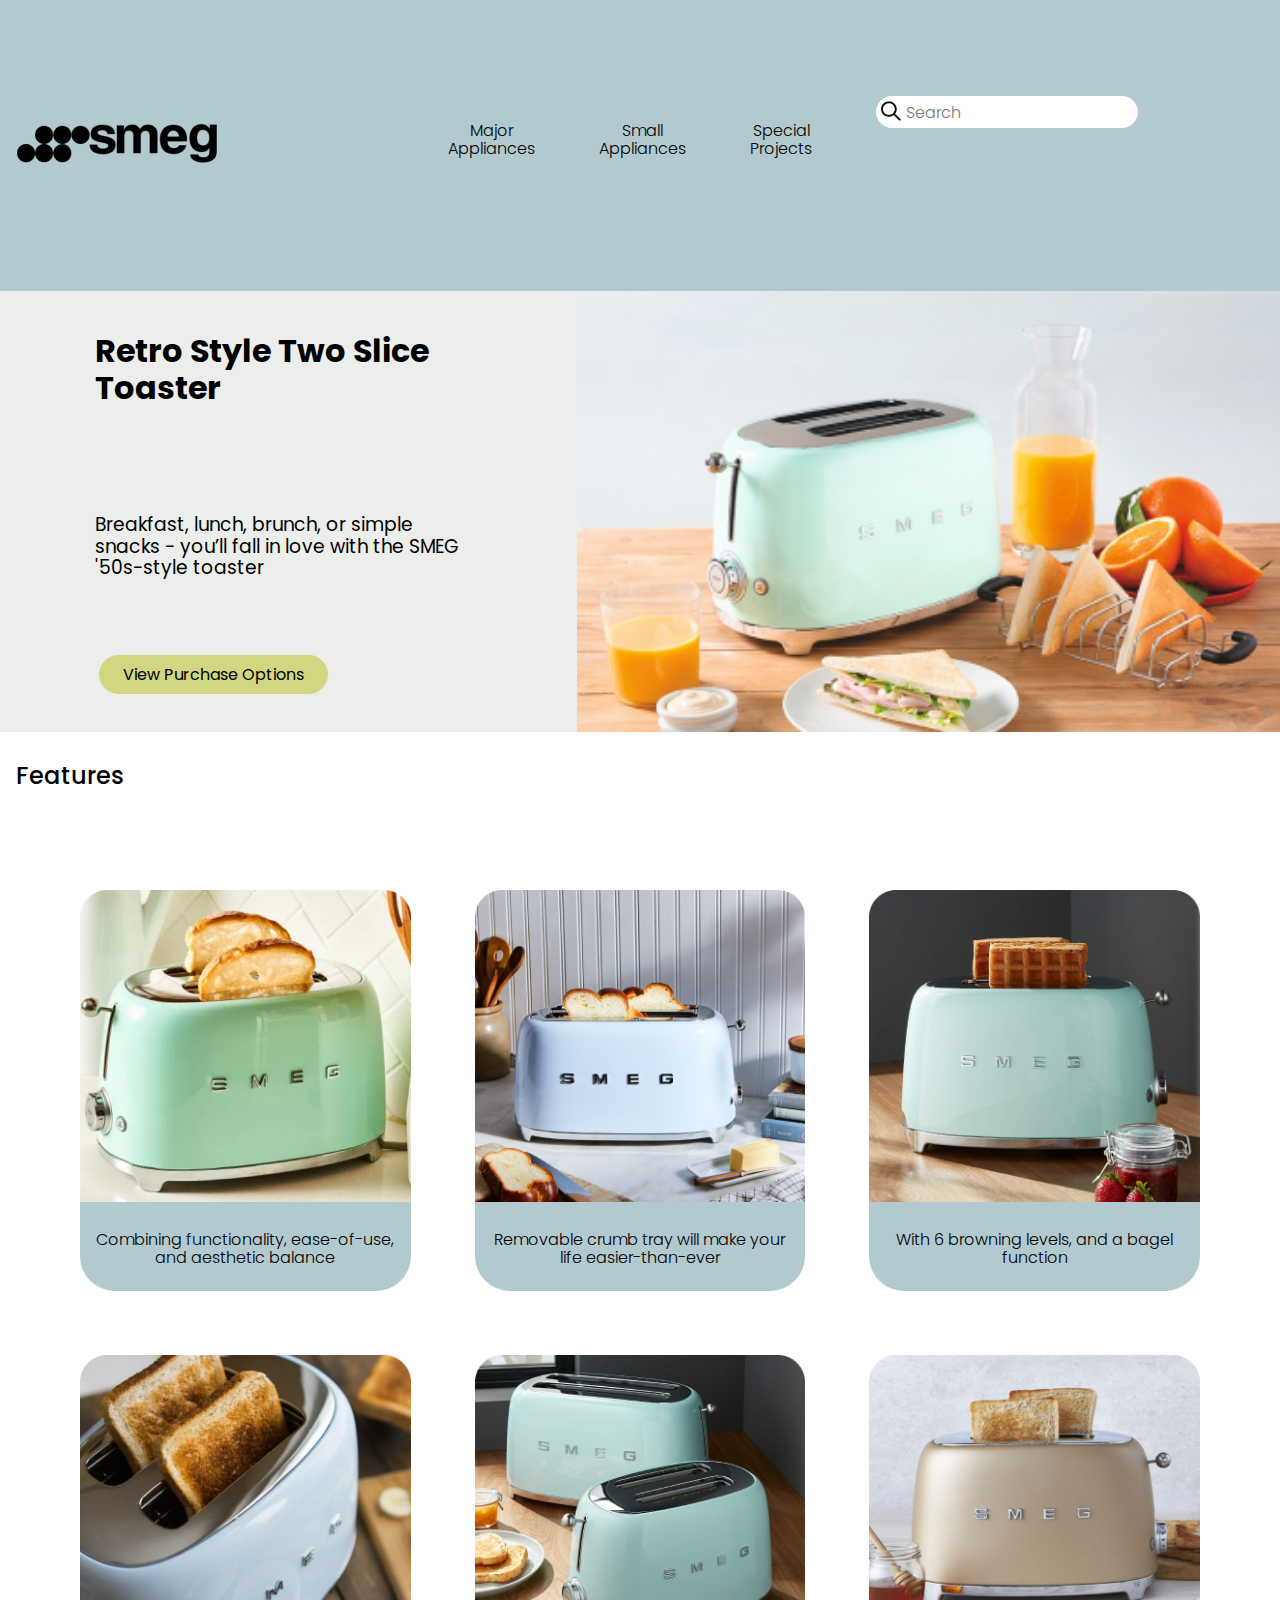
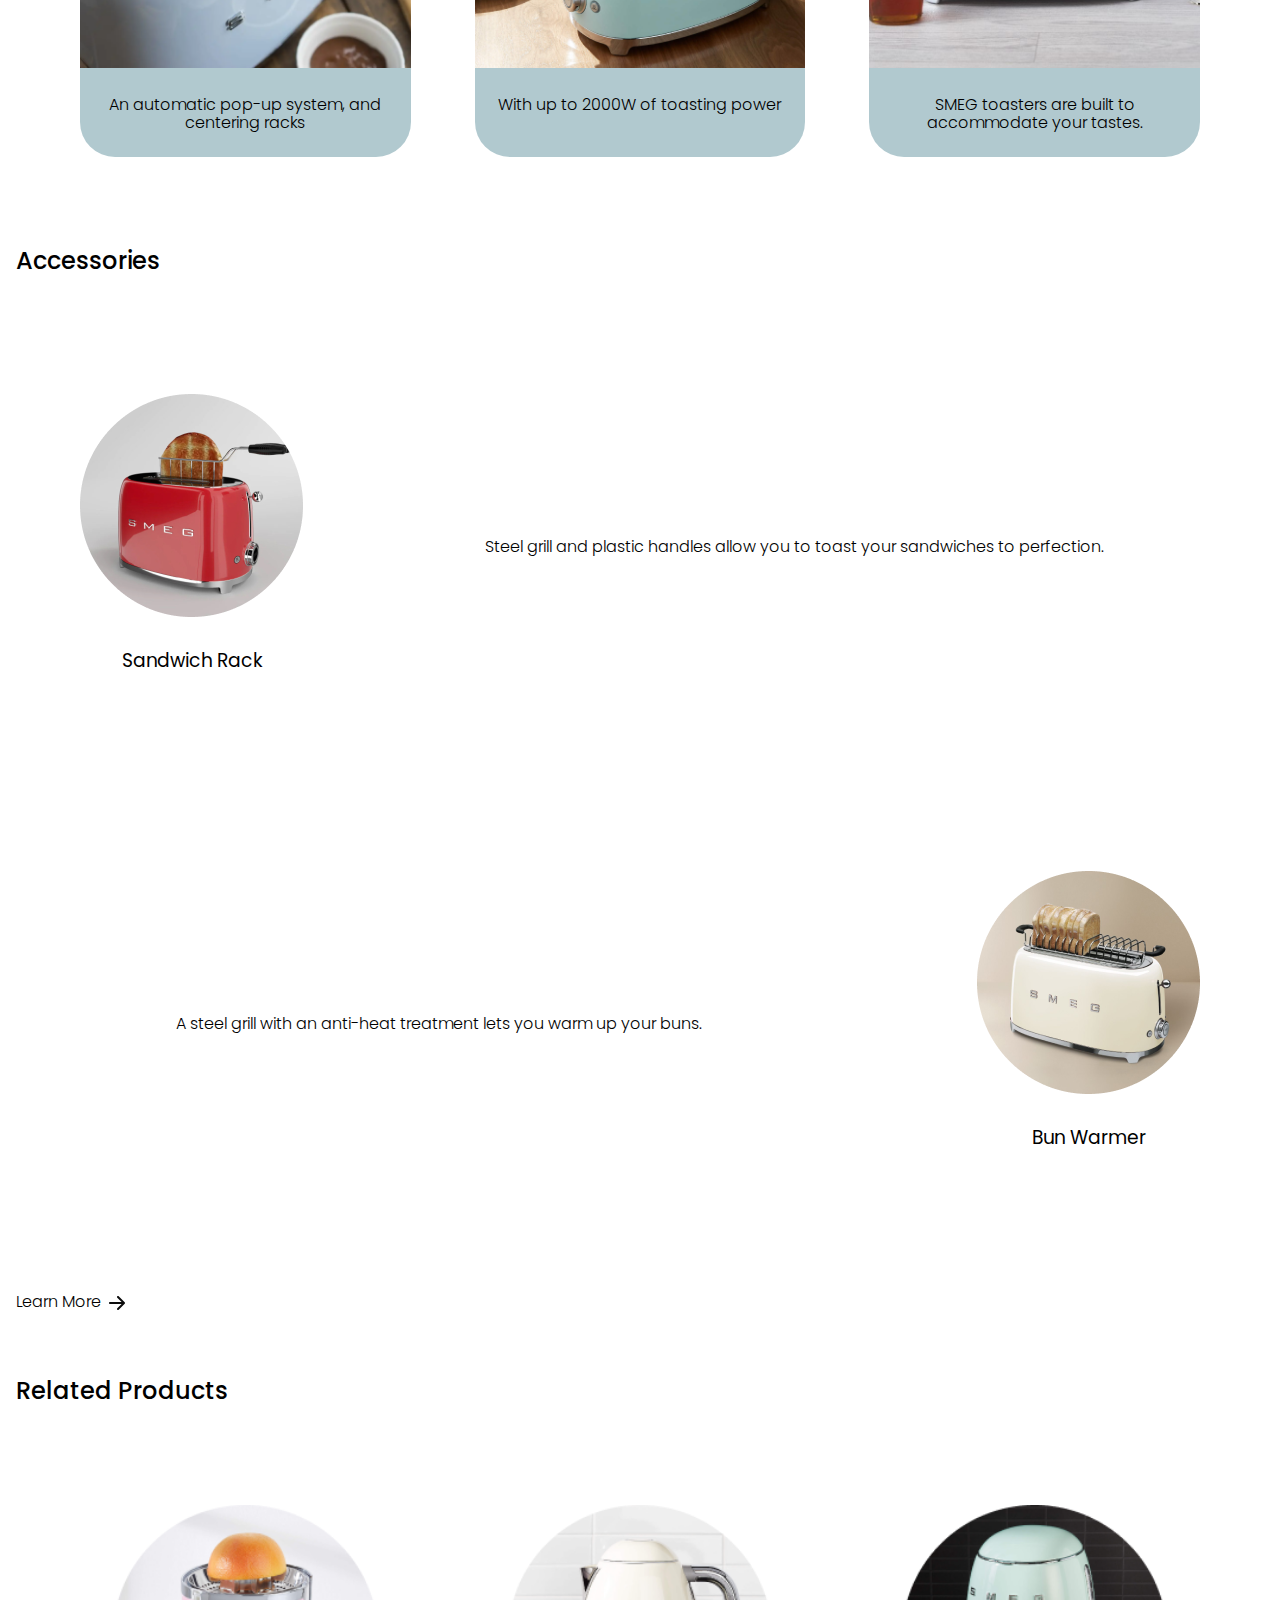
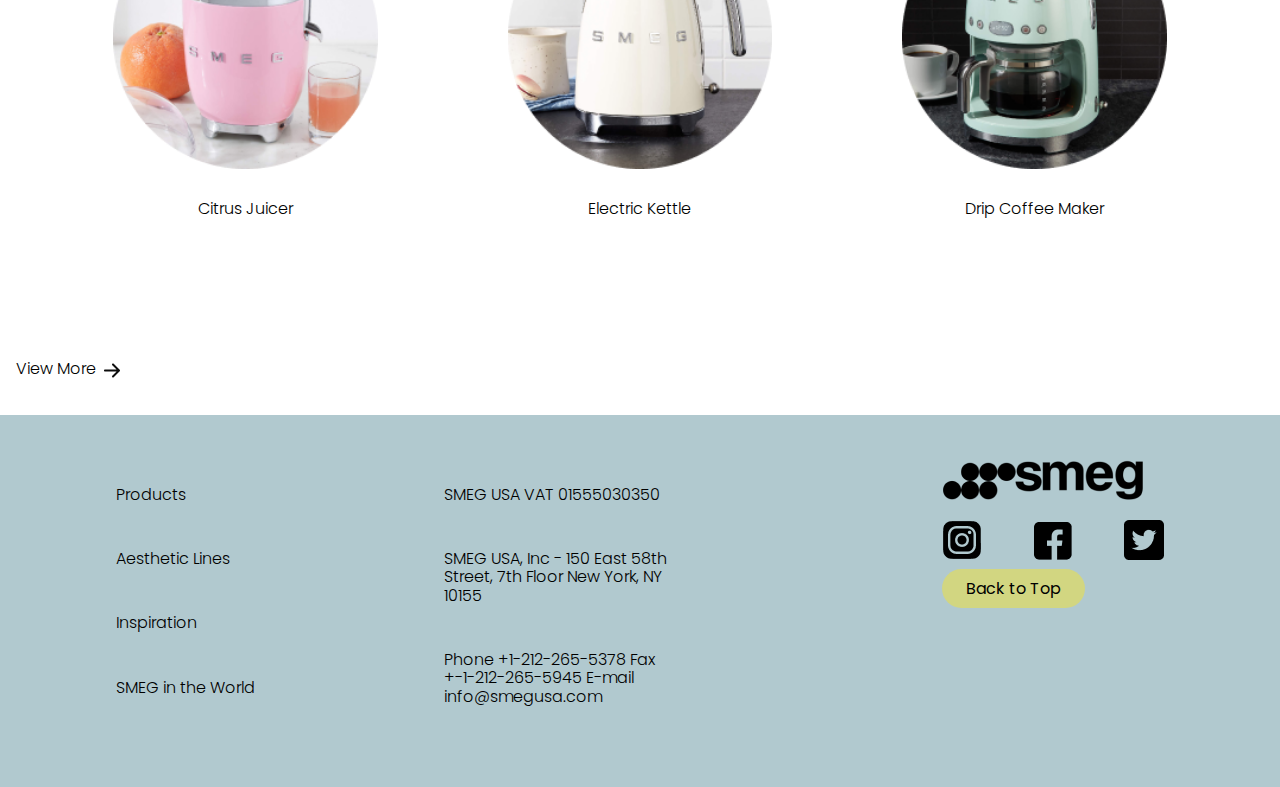
<file: deploy/index.html>
<!DOCTYPE html>
<html lang="en">
<head>
    <meta charset="UTF-8">
    <meta name="viewport" content="width=device-width, initial-scale=1.0">
    <meta http-equiv="X-UA-Compatible" content="ie=edge">
    <link rel="preconnect" href="https://fonts.googleapis.com">
    <link rel="preconnect" href="https://fonts.gstatic.com" crossorigin>
    <link href="https://fonts.googleapis.com/css2?family=Poppins:wght@400;500;700&display=swap" rel="stylesheet">
    <link rel="stylesheet" href="css/styles.css">
    <title>Starting Template</title>
</head>

<body>
    
    <header>
     
        <section id="burger-container">
            <div id="burger-btn">
                <div></div>
                <div></div>
                <div></div>
            </div>
        </section>
    
    
            <aside id="logo-container">
                <a href="#">
                    <img src= "img/logo.png" alt= "logo-img">
                </a>
            </aside>
            
    
    
    
        <nav id="main-menu">
            <ul>
                <li><a href="#"><p>Major Appliances</p></a></li>
                <li><a href="#"><p>Small Appliances</p></a></li>
                <li><a href="#"><p>Special Projects</p></a></li>
    
                <li class="searchbar">
                    <img src="img/search.svg" alt="searchicn">
                  
                   <input type="text" placeholder="Search">
                </li>
       
            </ul>
    
    
    
             
        </nav>
    
    </header>
    <section id="hero">
        
            <div class="heroText">
                <h1>Retro Style Two Slice Toaster</h1>
                <h3> Breakfast, lunch, brunch, or simple snacks - you’ll fall in love with the SMEG '50s-style toaster</h3>
           
                <div class="hero-btn">
                    <a href="checkout.html" class="btn">View Purchase Options</a>  
                </div>
            </div>
        
            <img src="img/SmegPhoto1.png" alt="hero image">
            
        </section>
    <section id="features">
            
                <h2>Features</h2>
            
                <ul>
                    <li>
                        <img src="img/gallery1.png" alt="gallery pic 1">
                        <p>Combining functionality, ease-of-use, and aesthetic balance</p>
                    </li>
            
                    <li>
                        <img src="img/gallery2.png" alt="gallery pic 2">
                        <p>Removable crumb tray will make your life easier-than-ever</p>
                    </li>
            
                    <li>
                        <img src="img/gallery3.png" alt="gallery pic 3">
                        <p>With 6 browning levels, and a bagel function</p>
                    </li>
            
                    <li>
                        <img src="img/gallery4.png" alt="gallery pic 4">
                        <p>An automatic pop-up system, and centering racks</p>
                    </li>
            
                    <li>
                        <img src="img/gallery5.png" alt="gallery pic 5">
                        <p>With up to 2000W of toasting power</p>
                    </li>
            
                    <li>
                        <img src="img/gallery6.png" alt="gallery pic 6">
                        <p>SMEG toasters are built to accommodate your tastes.</p>
                    </li>
            
                </ul>
            
            
            </section>
    <section id="accessories">
                
                    <h2>Accessories</h2>
                
                    <div class="accessory1">
                        <div>
                            <img src="img/accessory1.png" alt="accessory 1">
                            <h3>Sandwich Rack</h3>
                        </div>
                        <p>Steel grill and plastic handles allow you to toast your sandwiches to perfection.</p>
                    </div>
                
                    <div class="accessory2">
                        <p>A steel grill with an anti-heat treatment lets you warm up your buns.</p>
                        <div>
                            <img src="img/accessory2.png" alt="accessory 1">
                            <h3>Bun Warmer</h3>
                        </div>
                    </div>
                
                
                  <div class="view-more">
                      <a href="#"><p>Learn More</p></a>
                      <img src="img/arrow.svg" alt="arrow icon">
                    
                  </div>
                
                </section>
    <section id="relatedProduct">
                      
                     <h2>Related Products</h2>
                    
                        <ul>
                    
                            <li>
                                <img src="img/juicer.png" alt="juicer pic">
                                <p>Citrus Juicer</p>
                            </li>
                    
                            <li>
                                <img src="img/kettle.png" alt="kettle pic">
                                <p>Electric Kettle</p>
                            </li>
                    
                            <li>
                                <img src="img/coffeepot.png" alt="coffee pot pic">
                                <p>Drip Coffee Maker</p>
                            </li>
                    
                        </ul>
                    
                    
                        <div class="view">
                            <a href="#"><p>View More</p></a>
                            <img src="img/arrow.svg" alt="arrow icon">
                        </div>
                    
                    </section>
                    
                    
                    
    <footer>
                            
                            <section id="footer-1">
                               <div>
                                 <p>Products</p>
                                 <p>Aesthetic Lines</p>
                                 <p>Inspiration</p>
                                 <p>SMEG in the World</p>
                               </div>
                            </section>
                        
                            <section id="footer-2">
                                <div>
                                    <p>SMEG USA VAT 01555030350</p>
                                    <p>SMEG USA, Inc - 150 East 58th Street, 7th Floor New York, NY 10155</p>
                                    <p>Phone +1-212-265-5378 Fax +-1-212-265-5945 E-mail info@smegusa.com</p>
                                </div>
                            </section>
                        
                            <section id="footer-3">
                                <img src="img/logo.png" alt="logo">
                                <img src="img/SocialMediaIcons.png" alt="social icons">
                        
                                <div id="top-button">
                                    <a href="#top"class="btn">Back to Top</a>
                                </div>
                                
                            </section>
                        
                            
                        
                        </footer>
    

    <script src="js/scripts-min.js"></script>
    
</body>

</html>
</file>
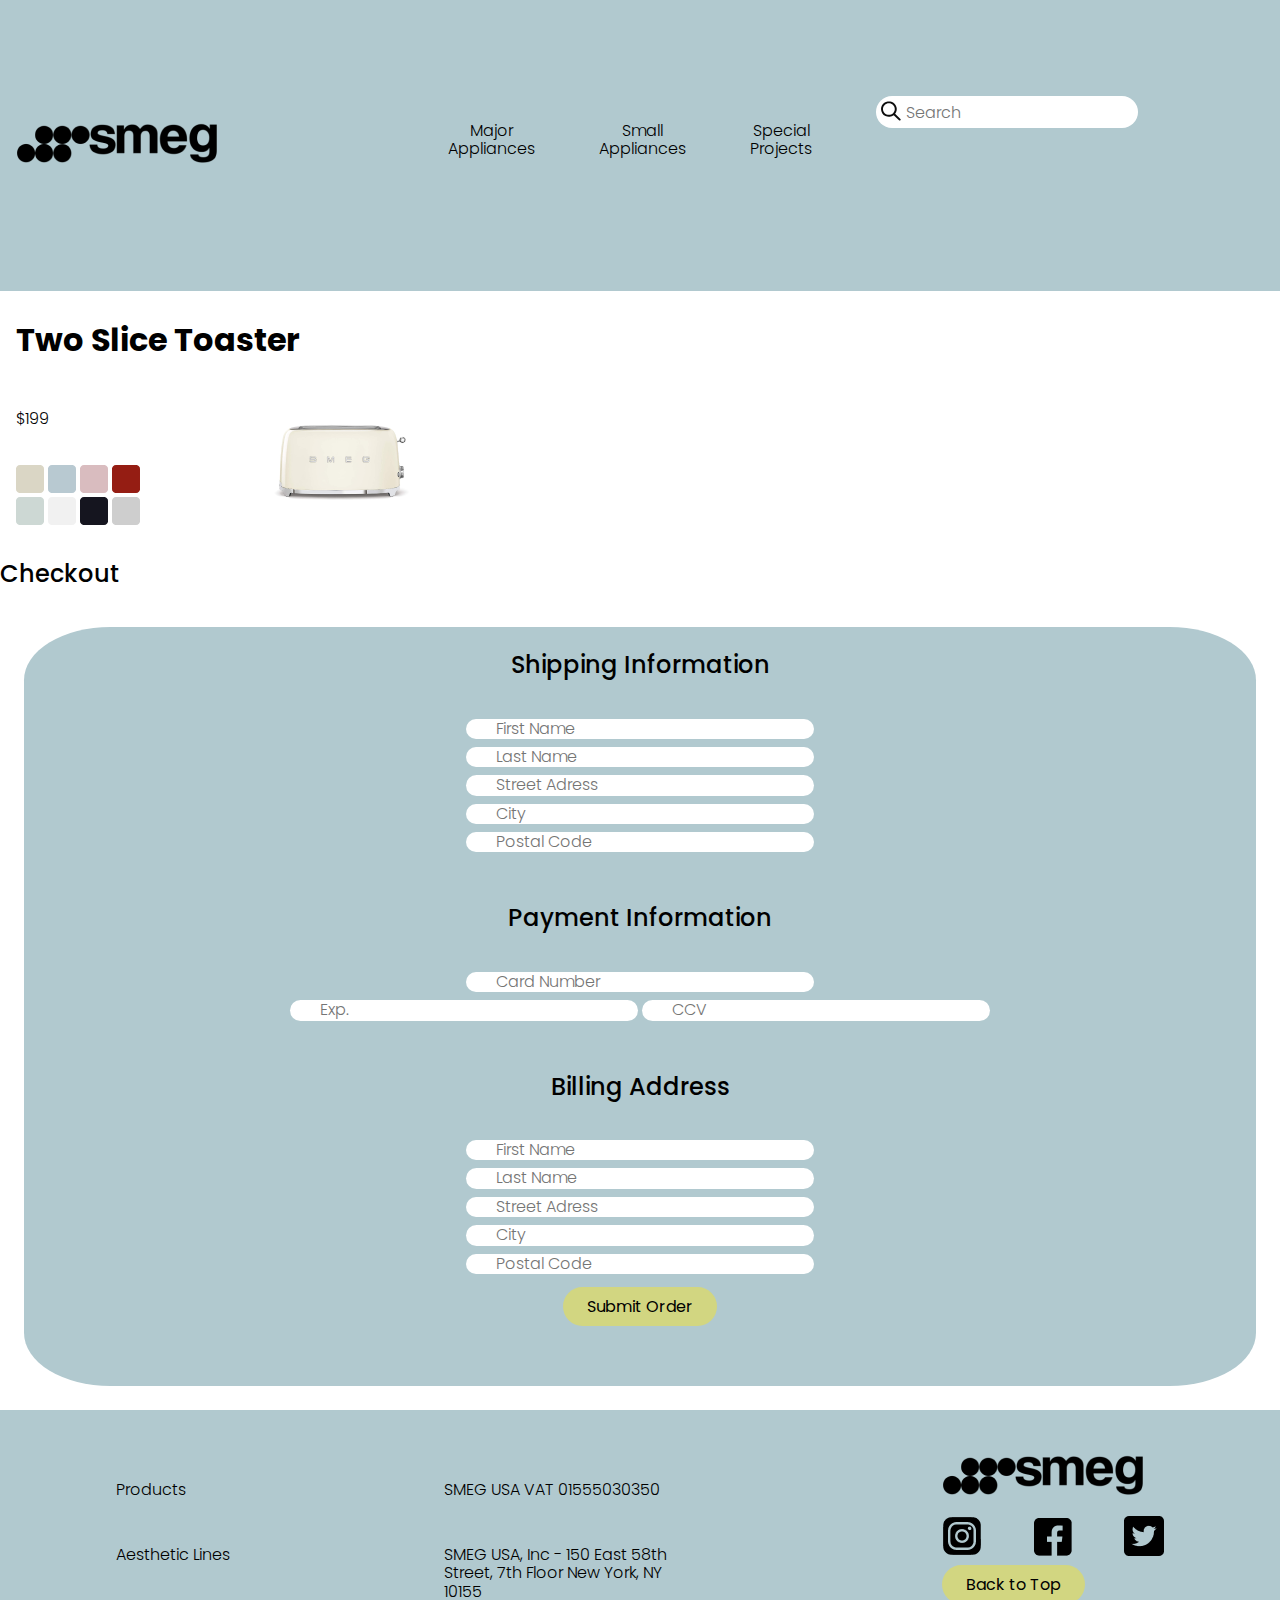
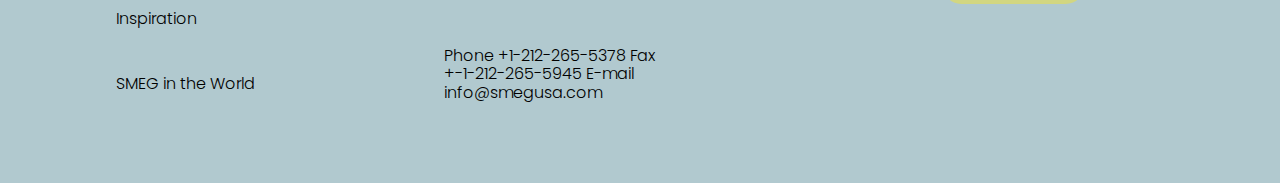
<file: deploy/checkout.html>
<!DOCTYPE html>
<html lang="en">
<head>
    <meta charset="UTF-8">
    <meta name="viewport" content="width=device-width, initial-scale=1.0">
    <meta http-equiv="X-UA-Compatible" content="ie=edge">
    <link rel="preconnect" href="https://fonts.googleapis.com">
    <link rel="preconnect" href="https://fonts.gstatic.com" crossorigin>
    <link href="https://fonts.googleapis.com/css2?family=Poppins:wght@400;500;700&display=swap" rel="stylesheet">
    <link rel="stylesheet" href="css/styles.css">
    <title>Starting Template</title>
</head>

<body>
    
    <header>
     
        <section id="burger-container">
            <div id="burger-btn">
                <div></div>
                <div></div>
                <div></div>
            </div>
        </section>
    
    
            <aside id="logo-container">
                <a href="#">
                    <img src= "img/logo.png" alt= "logo-img">
                </a>
            </aside>
            
    
    
    
        <nav id="main-menu">
            <ul>
                <li><a href="#"><p>Major Appliances</p></a></li>
                <li><a href="#"><p>Small Appliances</p></a></li>
                <li><a href="#"><p>Special Projects</p></a></li>
    
                <li class="searchbar">
                    <img src="img/search.svg" alt="searchicn">
                  
                   <input type="text" placeholder="Search">
                </li>
       
            </ul>
    
    
    
             
        </nav>
    
    </header>
    
        <section id="hero-space">
            <h1>Two Slice Toaster</h1>
            <p>$199</p>
        
        
        <div id="colors">
           
            <div class="color-row1">
                 
                
                    <img src="img/color1.png" alt="color1">
                
               
                 
                    <img src="img/color2.png" alt="color2">
                
               
               
                    <img src="img/color3.png" alt="color3">
                
              
               
                    <img src="img/color4.png" alt="color4">
              
            </div>
            
           <div id="color-row2">
             
                 <img src="img/color5.png" alt="colo5">
             
            
             
                 <img src="img/color6.png" alt="color6">
             
             
             
                 <img src="img/color7.png" alt="color7">
             
          
             
                 <img src="img/color8.png" alt="color8">
             
           </div>
        
          <div id="toast">
             <img src="img/toasterpic.png" alt="toaster pic">
          </div>
        
                
        </div>
        
        
        
        </section>
        
        
        
        
        
        
        
    <section id="checkout">
            
                <h2>Checkout</h2>
            
                <form id="checkoutfields">
                    <h2>Shipping Information</h2>
                    <div>
                        <input type="text" placeholder="First Name">
                    </div>
                    <div>
                        <input type="text" placeholder="Last Name">
                    </div>
                    <div>
                        <input type="text" placeholder="Street Adress">
                    </div>
                    <div>
                        <input type="text" placeholder="City">
                    </div>
                    <div>
                        <input type="text" placeholder="Postal Code">
                    </div>
                
                    <h2>Payment Information</h2>
                    <div>
                        <input type="text" placeholder="Card Number">
                    </div>
            
                    <div id="card-info">
                        <input type="text" placeholder="Exp.">
                        <input type="text" placeholder="CCV">
                    </div>
                
                    <h2>Billing Address</h2>
                    <div>
                        <input type="text" placeholder="First Name">
                    </div>
                    <div>
                        <input type="text" placeholder="Last Name">
                    </div>
                    <div>
                        <input type="text" placeholder="Street Adress">
                    </div>
                    <div>
                        <input type="text" placeholder="City">
                    </div>
                    <div id="post">
                        <input type="text" placeholder="Postal Code">
                    </div>
            
                    
                      <div class="button">
                          <a href="thankyou.html" class="btn">Submit Order</a>
                      </div>
                    
                
                </form>
                
                
                
                </section>
            
            
            
            
            
            
            
            
            
            
            
            
            
            
            
            
            
            
            
            
            
            
            
            
            
    <footer>
                    
                    <section id="footer-1">
                       <div>
                         <p>Products</p>
                         <p>Aesthetic Lines</p>
                         <p>Inspiration</p>
                         <p>SMEG in the World</p>
                       </div>
                    </section>
                
                    <section id="footer-2">
                        <div>
                            <p>SMEG USA VAT 01555030350</p>
                            <p>SMEG USA, Inc - 150 East 58th Street, 7th Floor New York, NY 10155</p>
                            <p>Phone +1-212-265-5378 Fax +-1-212-265-5945 E-mail info@smegusa.com</p>
                        </div>
                    </section>
                
                    <section id="footer-3">
                        <img src="img/logo.png" alt="logo">
                        <img src="img/SocialMediaIcons.png" alt="social icons">
                
                        <div id="top-button">
                            <a href="#top"class="btn">Back to Top</a>
                        </div>
                        
                    </section>
                
                    
                
                </footer>
    <script src="js/scripts-min.js"></script>
    
</body>

</html>
</file>
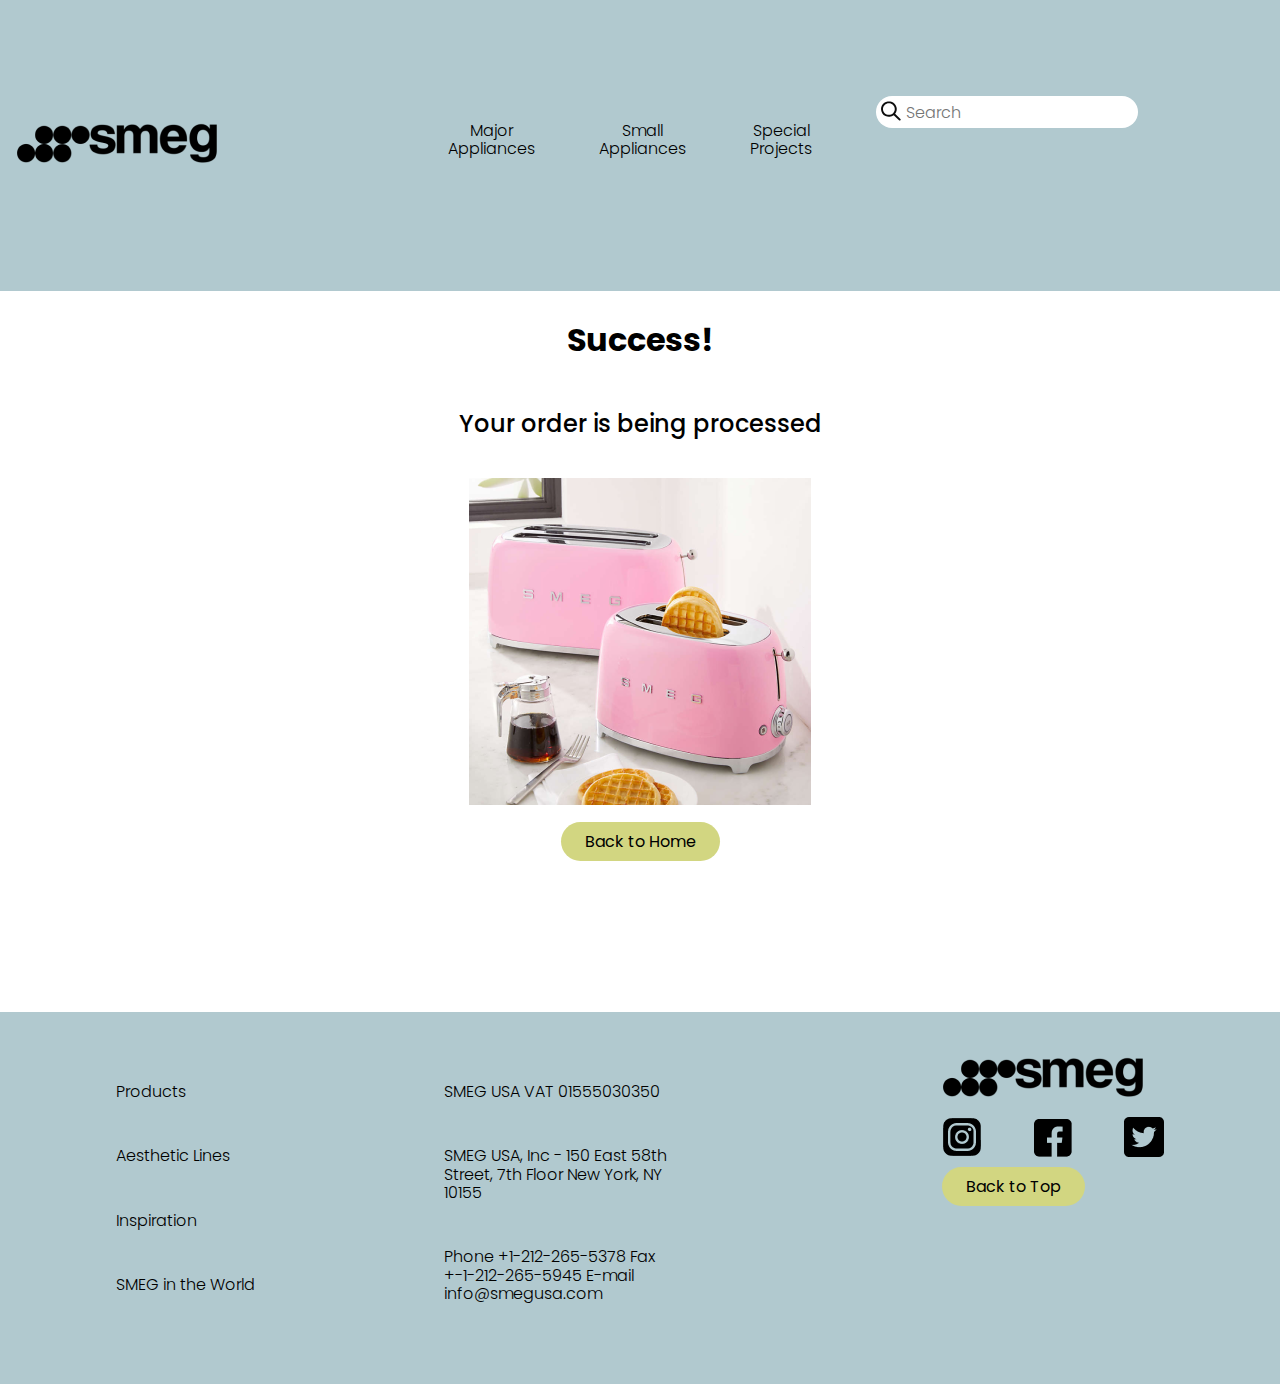
<file: deploy/thankyou.html>
<!DOCTYPE html>
<html lang="en">
<head>
    <meta charset="UTF-8">
    <meta name="viewport" content="width=device-width, initial-scale=1.0">
    <meta http-equiv="X-UA-Compatible" content="ie=edge">
    <link rel="preconnect" href="https://fonts.googleapis.com">
    <link rel="preconnect" href="https://fonts.gstatic.com" crossorigin>
    <link href="https://fonts.googleapis.com/css2?family=Poppins:wght@400;500;700&display=swap" rel="stylesheet">
    <link rel="stylesheet" href="css/styles.css">
    <title>Starting Template</title>
</head>

<body>
    
    <header>
     
        <section id="burger-container">
            <div id="burger-btn">
                <div></div>
                <div></div>
                <div></div>
            </div>
        </section>
    
    
            <aside id="logo-container">
                <a href="#">
                    <img src= "img/logo.png" alt= "logo-img">
                </a>
            </aside>
            
    
    
    
        <nav id="main-menu">
            <ul>
                <li><a href="#"><p>Major Appliances</p></a></li>
                <li><a href="#"><p>Small Appliances</p></a></li>
                <li><a href="#"><p>Special Projects</p></a></li>
    
                <li class="searchbar">
                    <img src="img/search.svg" alt="searchicn">
                  
                   <input type="text" placeholder="Search">
                </li>
       
            </ul>
    
    
    
             
        </nav>
    
    </header>
    <section id="thankyou">
        
            <h1>Success!</h1>
            <h2>Your order is being processed</h2>
        
        
            <img src="img/smegpink.png" alt="pink toaster photo">
        
            <div class="thankyou-btn">
                <a href="index.html" class="btn">Back to Home</a>  
            </div>
            
            </section>
    <footer>
                
                <section id="footer-1">
                   <div>
                     <p>Products</p>
                     <p>Aesthetic Lines</p>
                     <p>Inspiration</p>
                     <p>SMEG in the World</p>
                   </div>
                </section>
            
                <section id="footer-2">
                    <div>
                        <p>SMEG USA VAT 01555030350</p>
                        <p>SMEG USA, Inc - 150 East 58th Street, 7th Floor New York, NY 10155</p>
                        <p>Phone +1-212-265-5378 Fax +-1-212-265-5945 E-mail info@smegusa.com</p>
                    </div>
                </section>
            
                <section id="footer-3">
                    <img src="img/logo.png" alt="logo">
                    <img src="img/SocialMediaIcons.png" alt="social icons">
            
                    <div id="top-button">
                        <a href="#top"class="btn">Back to Top</a>
                    </div>
                    
                </section>
            
                
            
            </footer>
    <script src="js/scripts-min.js"></script>
    
</body>

</html>
</file>
<file: deploy/css/styles.css>
/* =============
    Mixins
============= */
/* ---------------- Media Queries ---------------- */
/* =============
    Variables
============= */
:root {
  --black: #000000;
  --white: #ffffff;
}

/*! normalize.css v8.0.1 | MIT License | github.com/necolas/normalize.css */
/* Document
   ========================================================================== */
/**
 * 1. Correct the line height in all browsers.
 * 2. Prevent adjustments of font size after orientation changes in iOS.
 */
html {
  line-height: 1.15; /* 1 */
  -webkit-text-size-adjust: 100%; /* 2 */
}

/* Sections
   ========================================================================== */
/**
 * Remove the margin in all browsers.
 */
body {
  margin: 0;
}

/**
 * Render the `main` element consistently in IE.
 */
main {
  display: block;
}

/**
 * Correct the font size and margin on `h1` elements within `section` and
 * `article` contexts in Chrome, Firefox, and Safari.
 */
h1 {
  font-size: 2em;
  margin: 0.67em 0;
}

/* Grouping content
   ========================================================================== */
/**
 * 1. Add the correct box sizing in Firefox.
 * 2. Show the overflow in Edge and IE.
 */
hr {
  box-sizing: content-box; /* 1 */
  height: 0; /* 1 */
  overflow: visible; /* 2 */
}

/**
 * 1. Correct the inheritance and scaling of font size in all browsers.
 * 2. Correct the odd `em` font sizing in all browsers.
 */
pre {
  font-family: monospace, monospace; /* 1 */
  font-size: 1em; /* 2 */
}

/* Text-level semantics
   ========================================================================== */
/**
 * Remove the gray background on active links in IE 10.
 */
a {
  background-color: transparent;
}

/**
 * 1. Remove the bottom border in Chrome 57-
 * 2. Add the correct text decoration in Chrome, Edge, IE, Opera, and Safari.
 */
abbr[title] {
  border-bottom: none; /* 1 */
  text-decoration: underline; /* 2 */
  text-decoration: underline dotted; /* 2 */
}

/**
 * Add the correct font weight in Chrome, Edge, and Safari.
 */
b,
strong {
  font-weight: bolder;
}

/**
 * 1. Correct the inheritance and scaling of font size in all browsers.
 * 2. Correct the odd `em` font sizing in all browsers.
 */
code,
kbd,
samp {
  font-family: monospace, monospace; /* 1 */
  font-size: 1em; /* 2 */
}

/**
 * Add the correct font size in all browsers.
 */
small {
  font-size: 80%;
}

/**
 * Prevent `sub` and `sup` elements from affecting the line height in
 * all browsers.
 */
sub,
sup {
  font-size: 75%;
  line-height: 0;
  position: relative;
  vertical-align: baseline;
}

sub {
  bottom: -0.25em;
}

sup {
  top: -0.5em;
}

/* Embedded content
   ========================================================================== */
/**
 * Remove the border on images inside links in IE 10.
 */
img {
  border-style: none;
}

/* Forms
   ========================================================================== */
/**
 * 1. Change the font styles in all browsers.
 * 2. Remove the margin in Firefox and Safari.
 */
button,
input,
optgroup,
select,
textarea {
  font-family: inherit; /* 1 */
  font-size: 100%; /* 1 */
  line-height: 1.15; /* 1 */
  margin: 0; /* 2 */
}

/**
 * Show the overflow in IE.
 * 1. Show the overflow in Edge.
 */
button,
input { /* 1 */
  overflow: visible;
}

/**
 * Remove the inheritance of text transform in Edge, Firefox, and IE.
 * 1. Remove the inheritance of text transform in Firefox.
 */
button,
select { /* 1 */
  text-transform: none;
}

/**
 * Correct the inability to style clickable types in iOS and Safari.
 */
button,
[type=button],
[type=reset],
[type=submit] {
  -webkit-appearance: button;
}

/**
 * Remove the inner border and padding in Firefox.
 */
button::-moz-focus-inner,
[type=button]::-moz-focus-inner,
[type=reset]::-moz-focus-inner,
[type=submit]::-moz-focus-inner {
  border-style: none;
  padding: 0;
}

/**
 * Restore the focus styles unset by the previous rule.
 */
button:-moz-focusring,
[type=button]:-moz-focusring,
[type=reset]:-moz-focusring,
[type=submit]:-moz-focusring {
  outline: 1px dotted ButtonText;
}

/**
 * Correct the padding in Firefox.
 */
fieldset {
  padding: 0.35em 0.75em 0.625em;
}

/**
 * 1. Correct the text wrapping in Edge and IE.
 * 2. Correct the color inheritance from `fieldset` elements in IE.
 * 3. Remove the padding so developers are not caught out when they zero out
 *    `fieldset` elements in all browsers.
 */
legend {
  box-sizing: border-box; /* 1 */
  color: inherit; /* 2 */
  display: table; /* 1 */
  max-width: 100%; /* 1 */
  padding: 0; /* 3 */
  white-space: normal; /* 1 */
}

/**
 * Add the correct vertical alignment in Chrome, Firefox, and Opera.
 */
progress {
  vertical-align: baseline;
}

/**
 * Remove the default vertical scrollbar in IE 10+.
 */
textarea {
  overflow: auto;
}

/**
 * 1. Add the correct box sizing in IE 10.
 * 2. Remove the padding in IE 10.
 */
[type=checkbox],
[type=radio] {
  box-sizing: border-box; /* 1 */
  padding: 0; /* 2 */
}

/**
 * Correct the cursor style of increment and decrement buttons in Chrome.
 */
[type=number]::-webkit-inner-spin-button,
[type=number]::-webkit-outer-spin-button {
  height: auto;
}

/**
 * 1. Correct the odd appearance in Chrome and Safari.
 * 2. Correct the outline style in Safari.
 */
[type=search] {
  -webkit-appearance: textfield; /* 1 */
  outline-offset: -2px; /* 2 */
}

/**
 * Remove the inner padding in Chrome and Safari on macOS.
 */
[type=search]::-webkit-search-decoration {
  -webkit-appearance: none;
}

/**
 * 1. Correct the inability to style clickable types in iOS and Safari.
 * 2. Change font properties to `inherit` in Safari.
 */
::-webkit-file-upload-button {
  -webkit-appearance: button; /* 1 */
  font: inherit; /* 2 */
}

/* Interactive
   ========================================================================== */
/*
 * Add the correct display in Edge, IE 10+, and Firefox.
 */
details {
  display: block;
}

/*
 * Add the correct display in all browsers.
 */
summary {
  display: list-item;
}

/* Misc
   ========================================================================== */
/**
 * Add the correct display in IE 10+.
 */
template {
  display: none;
}

/**
 * Add the correct display in IE 10.
 */
[hidden] {
  display: none;
}

/* =============
    Base
============= */
* {
  scroll-behavior: smooth;
}

ul {
  list-style: none;
  padding: 0px;
  margin: 0px;
  display: grid;
  grid-template-columns: 1fr;
  gap: 64px;
  margin: 80px;
  text-align: center;
}
ul img {
  width: 100%;
}
@media (min-width: 1024px) {
  ul {
    grid-template-columns: 1fr 1fr 1fr;
  }
}

/* =============
    Typography
============= */
h1 {
  font-family: "Poppins", serif;
  font-weight: 700;
  padding: 10px 0px 20px;
  color: black;
}

h2 {
  font-family: "Poppins", serif;
  font-weight: 500;
  padding: 10px 0px 20px;
  color: black;
}

h3 {
  font-family: "Poppins", serif;
  font-weight: 400;
  padding: 10px 0px 20px;
  color: black;
}

p {
  font-family: "Poppins", serif;
  font-weight: 300;
  padding: 10px 0px 20px;
  color: black;
}

/* =============
    Buttons
============= */
a.btn {
  background-color: #D2D681;
  padding: 8px 24px;
  color: black;
  transition: 0.3s;
  text-decoration: none;
  border-radius: 20px;
  font-family: "Poppins", sans-serif;
}
a.btn:hover {
  background-color: #689976;
  transition: 0.3s;
  color: black;
}

/* =============
    Forms
============= */
[type=text], [type=password], [type=date], [type=datetime], [type=datetime-local], [type=month], [type=week], [type=email], [type=number], [type=search], [type=tel], [type=time], [type=url], [type=color], textarea {
  box-shadow: none;
}

[type=text]:focus, [type=password]:focus, [type=date]:focus, [type=datetime]:focus, [type=datetime-local]:focus, [type=month]:focus, [type=week]:focus, [type=email]:focus, [type=number]:focus, [type=search]:focus, [type=tel]:focus, [type=time]:focus, [type=url]:focus, [type=color]:focus, textarea:focus {
  box-shadow: none;
}

input[type=text],
input[type=email],
input[type=password],
textarea {
  -webkit-appearance: none;
}

/* =============
    Navigation
============= */
header {
  display: flex;
  background-color: #B1C9CF;
  align-items: center;
  padding-bottom: 16px;
  padding-left: 16px;
  padding-top: 16px;
  display: flex;
  align-items: center;
  justify-content: space-between;
}
header #logo-container img {
  padding-right: 150px;
}
header #burger-btn {
  display: flex;
  flex-direction: column;
  gap: 10px;
  position: relative;
}
header #burger-btn div {
  height: 5px;
  width: 40px;
  background-color: black;
}
header #burger-btn.open div {
  transition: 0.3s;
}
header #burger-btn.open div:first-child {
  transform: rotate(45deg);
  transform-origin: left bottom;
}
header #burger-btn.open div:nth-child(2) {
  opacity: 0;
}
header #burger-btn.open div:last-child {
  transform-origin: left top;
  transform: rotate(-45deg);
}
header #burger-container {
  display: block;
  position: relative;
  z-index: 3;
}
@media (min-width: 1024px) {
  header #burger-container {
    display: none;
  }
}
@media only screen and (max-width: 1024px) {
  header #main-menu {
    background-color: white;
    transition: 0.3s;
    height: 100vw;
    width: 80%;
    position: absolute;
    top: 0;
    left: -100%;
  }
  header #main-menu.show-menu {
    left: 0;
    transition: 0.3s;
  }
}
header #main-menu ul {
  display: flex;
  flex-direction: column;
  text-align: center;
  padding-right: 400px;
  justify-content: space-between;
}
header #main-menu ul li {
  border: none;
}
header #main-menu ul li a {
  text-decoration: none;
}
header #main-menu .searchbar {
  display: none;
}
@media (min-width: 1024px) {
  header #main-menu {
    display: flex;
    display: inline-flex;
    margin-left: auto;
  }
  header #main-menu ul {
    display: flex;
    flex-direction: row;
  }
  header #main-menu .searchbar {
    display: inline;
    position: relative;
  }
  header #main-menu .searchbar input {
    border: none;
    height: 30px;
    width: 230px;
    border-radius: 30px;
    padding-left: 30px;
    font-family: "Poppins", serif;
    font-weight: 300;
  }
  header #main-menu .searchbar img {
    width: 20px;
    position: absolute;
    left: 5px;
    top: 5px;
  }
}

/* =============
    Header
============= */
/* =============
    Footer
============= */
#hero {
  background-color: #ECEEEB;
}
#hero .heroText {
  display: grid;
  grid-template-columns: 1fr;
  text-align: center;
}
#hero .heroText h1 {
  margin-top: 32px;
  margin-left: 95px;
  margin-right: 95px;
}
#hero .heroText h3 {
  margin-left: 95px;
  margin-right: 95px;
  margin-top: 8px;
}
#hero img {
  margin-top: 24px;
  width: 100%;
}
#hero a.hero-btn {
  margin-top: 150px;
  margin-left: 18px;
}
@media (min-width: 1024px) {
  #hero {
    display: flex;
  }
  #hero h1 {
    text-align: left;
    margin-bottom: 10;
  }
  #hero h3 {
    text-align: left;
  }
  #hero a {
    margin-right: 150px;
    margin-bottom: 100px;
  }
  #hero img {
    margin-top: 0;
  }
}

#features h2 {
  padding-left: 16px;
}
#features li {
  background-color: #B1C9CF;
  border-radius: 35px;
}
#features li p {
  padding: 8px;
}

#accessories h2 {
  padding-left: 16px;
}
#accessories .accessory1 {
  display: flex;
  flex-direction: column;
  text-align: center;
  padding: 80px;
}
#accessories .accessory1 p {
  padding-left: 64px;
  padding-right: 64px;
}
#accessories .accessory2 {
  display: flex;
  flex-direction: column-reverse;
  text-align: center;
  padding: 80px;
}
#accessories .accessory2 p {
  padding-left: 64px;
  padding-right: 64px;
}
#accessories .view-more {
  display: flex;
  margin-left: 16px;
}
#accessories .view-more a {
  text-decoration: none;
}
#accessories .view-more img {
  margin-left: 8px;
  margin-top: -8px;
}
@media (min-width: 1024px) {
  #accessories .accessory1 {
    display: flex;
    flex-direction: row;
    align-items: center;
    justify-content: space-between;
  }
  #accessories .accessory1 p {
    padding-left: 96px;
    padding-right: 96px;
  }
  #accessories .accessory2 {
    display: flex;
    flex-direction: row;
    align-items: center;
    justify-content: space-between;
  }
  #accessories .accessory2 p {
    padding-left: 96px;
    padding-right: 96px;
  }
}

#relatedProduct h2 {
  padding-left: 16px;
}
#relatedProduct li img {
  width: 55%;
}
#relatedProduct .view {
  display: flex;
  margin-left: 16px;
}
#relatedProduct .view img {
  margin-left: 8px;
  margin-top: -8px;
}
#relatedProduct .view a {
  text-decoration: none;
}
@media (min-width: 1024px) {
  #relatedProduct li img {
    width: 80%;
  }
}

footer {
  background-color: #B1C9CF;
  padding-top: 40px;
  padding-bottom: 40px;
}
footer #footer-1 {
  display: none;
}
footer #footer-2 {
  display: none;
}
footer #footer-3 {
  display: grid;
  grid-template-columns: 1fr;
  grid-gap: 24px;
  margin-left: 170px;
}
footer #top-button {
  display: none;
}
@media (min-width: 1024px) {
  footer {
    padding-left: 116px;
    padding-right: 116px;
    padding-top: 45px;
    padding-bottom: 45px;
    display: grid;
    grid-gap: 100px;
    grid-template-columns: 1fr 1fr 1fr;
  }
  footer #footer-1 {
    display: inline;
  }
  footer #footer-2 {
    display: inline;
  }
  footer #footer-3 {
    display: inline;
  }
  footer #footer-3 img {
    padding-bottom: 16px;
  }
  footer #footer-3 #top-button {
    display: inline;
    padding-top: 24px;
  }
}

#hero-space {
  padding-left: 16px;
  position: relative;
}
#hero-space #colors {
  width: 160px;
  display: flex;
  flex-direction: column;
}
#hero-space #colors .color1 {
  padding-bottom: 16px;
  padding-right: 16px;
}
#hero-space #toast {
  display: 100%;
  position: absolute;
  left: 250px;
  top: 50px;
}

#checkout form {
  background-color: #B1C9CF;
  border-radius: 7%;
  margin-left: 24px;
  margin-right: 24px;
  margin-bottom: 24px;
  padding-bottom: 70px;
  text-align: center;
}
#checkout form h2 {
  padding-top: 24px;
}
#checkout form input {
  border: none;
  width: auto;
  margin-bottom: 8px;
  border-radius: 30px;
  padding-left: 30px;
  font-family: "Poppins", serif;
  font-weight: 300;
}
#checkout form .button {
  margin-top: 16px;
}

#thankyou {
  text-align: center;
}
#thankyou .thankyou-btn {
  margin-top: 24px;
  margin-bottom: 160px;
}
</file>
